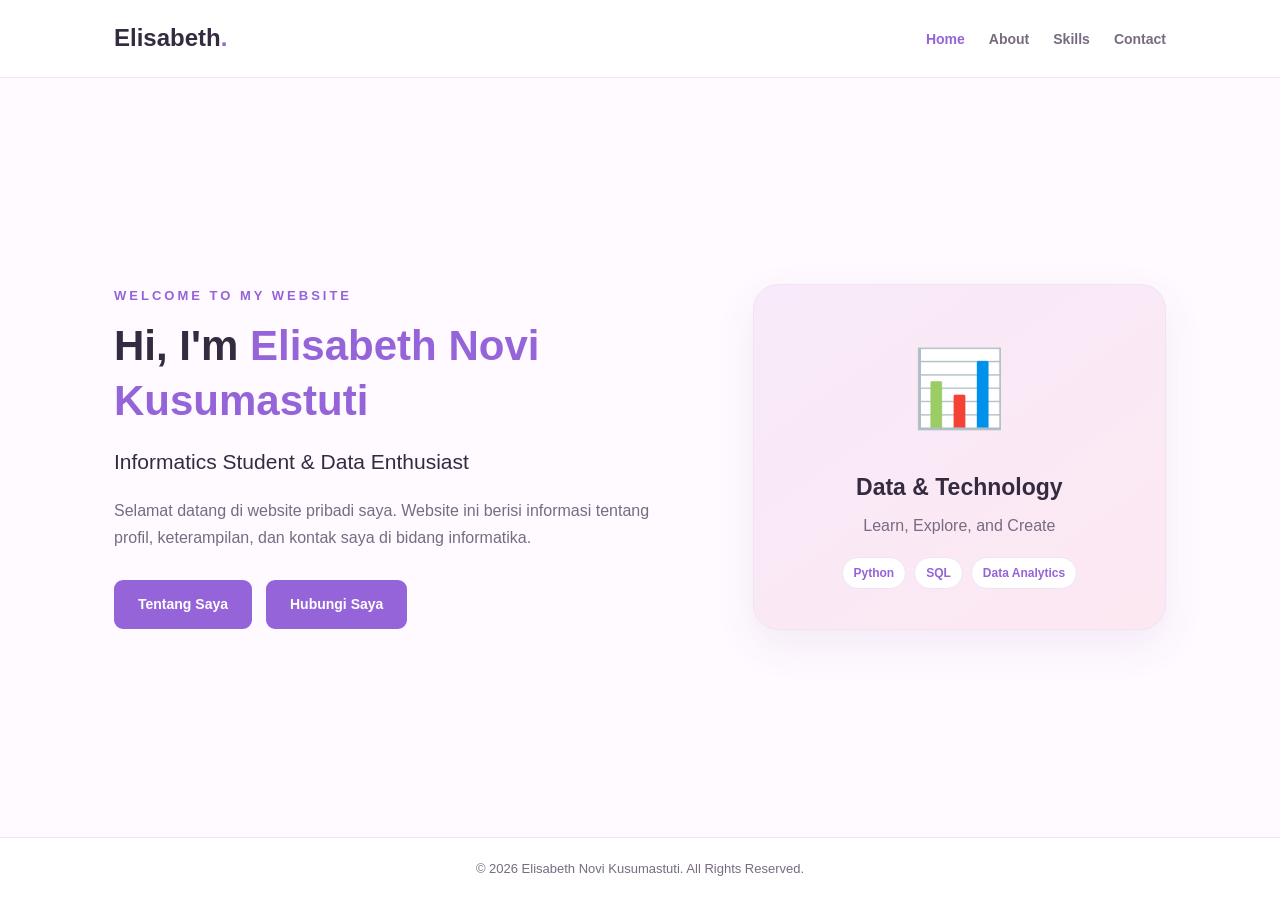
<file: website_Personal/index.html>
<!DOCTYPE html>
<html lang="id">
<head>
    <meta charset="UTF-8">
    <meta name="viewport" content="width=device-width, initial-scale=1.0">
    <title>Home | Elisabeth's Data Corner</title>
    <link rel="stylesheet" href="css/style.css">
</head>
<body>

    <header>
        <nav class="navbar">
            <a href="index.html" class="logo">Elisabeth<span>.</span></a>
            <ul class="nav-menu">
                <li><a href="index.html" class="active">Home</a></li>
                <li><a href="About.html">About</a></li>
                <li><a href="Skills.html">Skills</a></li>
                <li><a href="Contact.html">Contact</a></li>
            </ul>
        </nav>
    </header>

    <main class="hero">
        <div class="hero-content">
            <p class="subtitle">WELCOME TO MY WEBSITE</p>
            <h1>Hi, I'm <span>Elisabeth Novi Kusumastuti</span></h1>
            <h2>Informatics Student & Data Enthusiast</h2>
            <p>
                Selamat datang di website pribadi saya.
                Website ini berisi informasi tentang profil,
                keterampilan, dan kontak saya di bidang informatika.
            </p>
            <div class="hero-buttons">
                <a href="About.html" class="btn">Tentang Saya</a>
                <a href="Contact.html" class="btn">Hubungi Saya</a>
            </div>
        </div>

        <div class="hero-card">
            <div class="hero-icon">📊</div>
            <h3>Data & Technology</h3>
            <p>Learn, Explore, and Create</p>
            <div class="mini-tags">
                <span>Python</span>
                <span>SQL</span>
                <span>Data Analytics</span>
            </div>
        </div>
    </main>

    <footer>
        <p>&copy; 2026 Elisabeth Novi Kusumastuti. All Rights Reserved.</p>
    </footer>

</body>
</html>
</file>
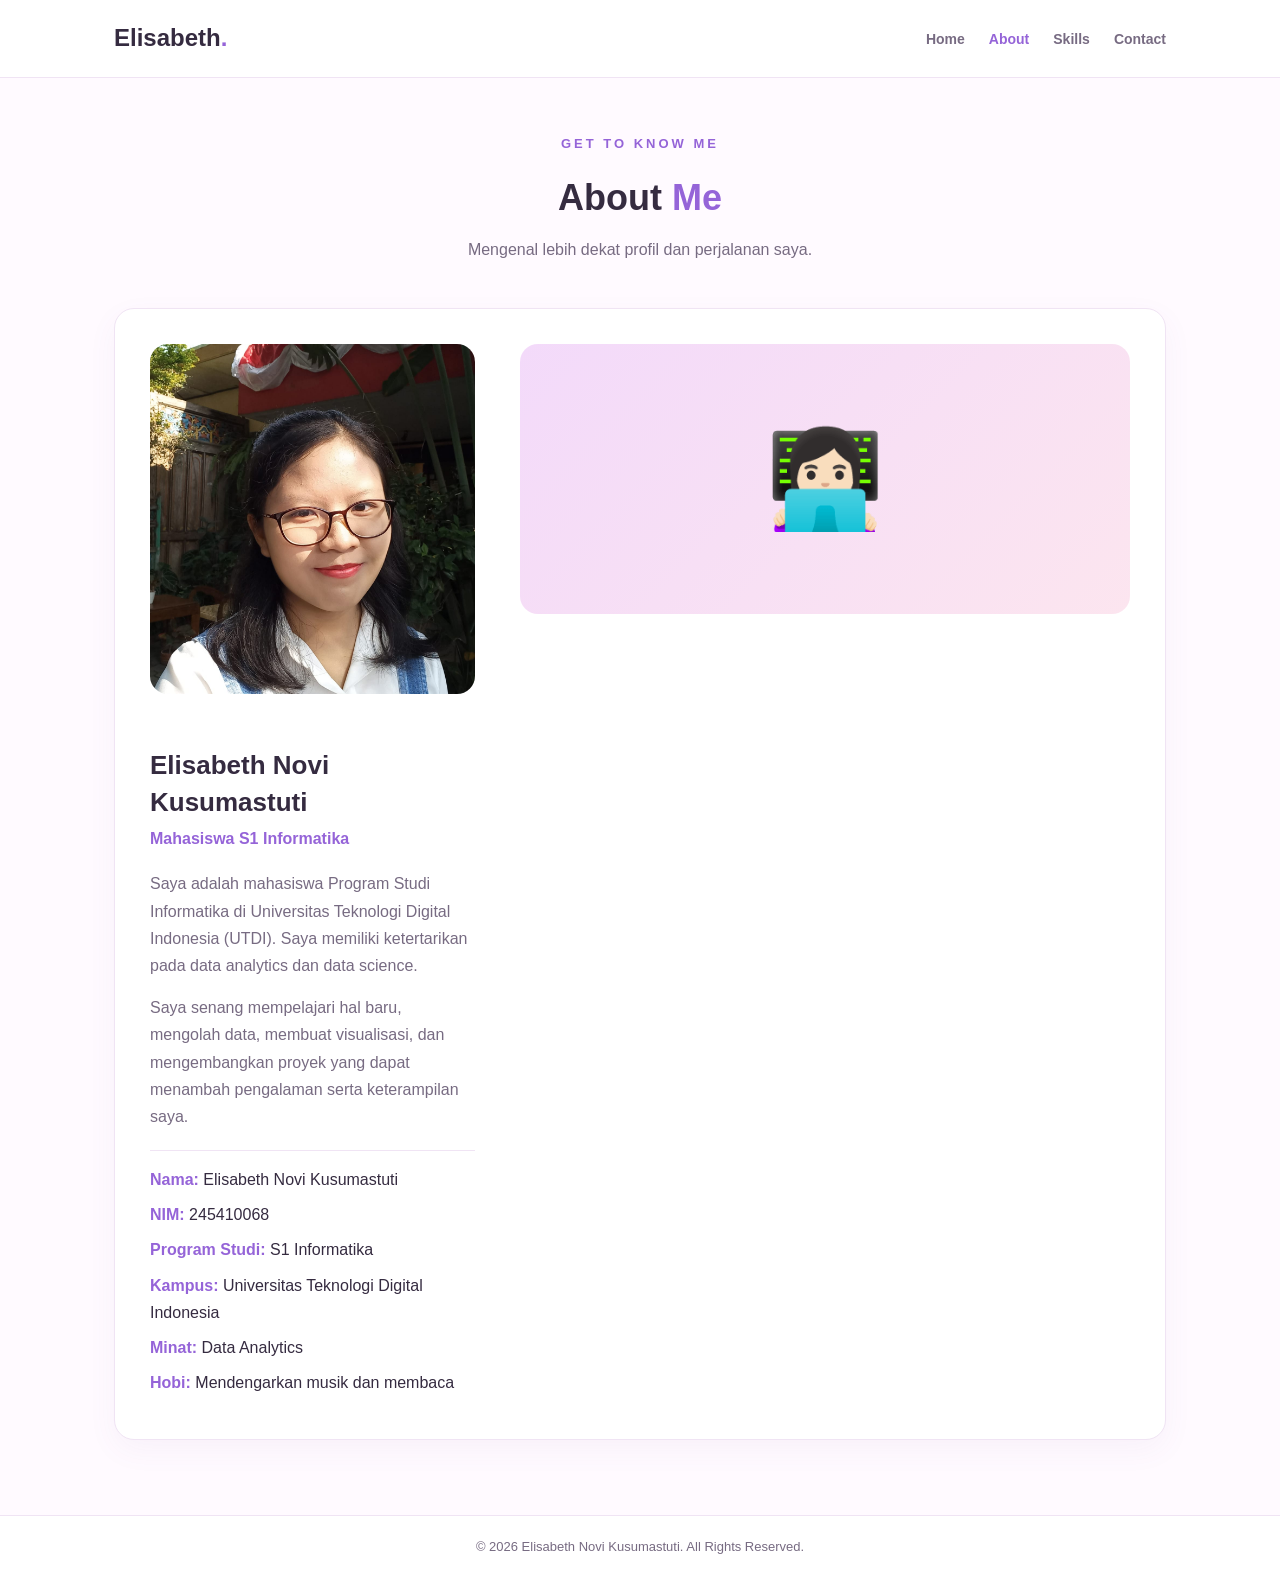
<file: website_Personal/About.html>
<!DOCTYPE html>
<html lang="id">
<head>
    <meta charset="UTF-8">
    <meta name="viewport" content="width=device-width, initial-scale=1.0">
    <title>About | Elisabeth's Data Corner</title>
    <link rel="stylesheet" href="css/style.css">
</head>
<body>

    <header>
        <nav class="navbar">
            <a href="index.html" class="logo">Elisabeth<span>.</span></a>
            <ul class="nav-menu">
                <li><a href="index.html">Home</a></li>
                <li><a href="About.html" class="active">About</a></li>
                <li><a href="Skills.html">Skills</a></li>
                <li><a href="Contact.html">Contact</a></li>
            </ul>
        </nav>
    </header>

    <main class="container">
        <section class="page-heading">
            <p class="subtitle">GET TO KNOW ME</p>
            <h1>About <span>Me</span></h1>
            <p>Mengenal lebih dekat profil dan perjalanan saya.</p>
        </section>

        <section class="profile-section">
            <div class="profile-photo">
             <img src="images/me.jpeg" alt="Foto Elisabeth">
            </div>
                <div class="photo-placeholder">👩🏻‍💻</div>
            </div>

            <div class="profile-info">
                <h2>Elisabeth Novi Kusumastuti</h2>
                <p class="role">Mahasiswa S1 Informatika</p>

                <p>
                    Saya adalah mahasiswa Program Studi Informatika
                    di Universitas Teknologi Digital Indonesia (UTDI).
                    Saya memiliki ketertarikan pada data analytics dan
                    data science.
                </p>

                <p>
                    Saya senang mempelajari hal baru, mengolah data,
                    membuat visualisasi, dan mengembangkan proyek
                    yang dapat menambah pengalaman serta keterampilan saya.
                </p>

                <div class="info-list">
                    <p><strong>Nama:</strong> Elisabeth Novi Kusumastuti</p>
                    <p><strong>NIM:</strong> 245410068</p>
                    <p><strong>Program Studi:</strong> S1 Informatika</p>
                    <p><strong>Kampus:</strong> Universitas Teknologi Digital Indonesia</p>
                    <p><strong>Minat:</strong> Data Analytics</p>
                    <p><strong>Hobi:</strong> Mendengarkan musik dan membaca</p>
                </div>
            </div>
        </section>
    </main>

    <footer>
        <p>&copy; 2026 Elisabeth Novi Kusumastuti. All Rights Reserved.</p>
    </footer>

</body>
</html>
</file>
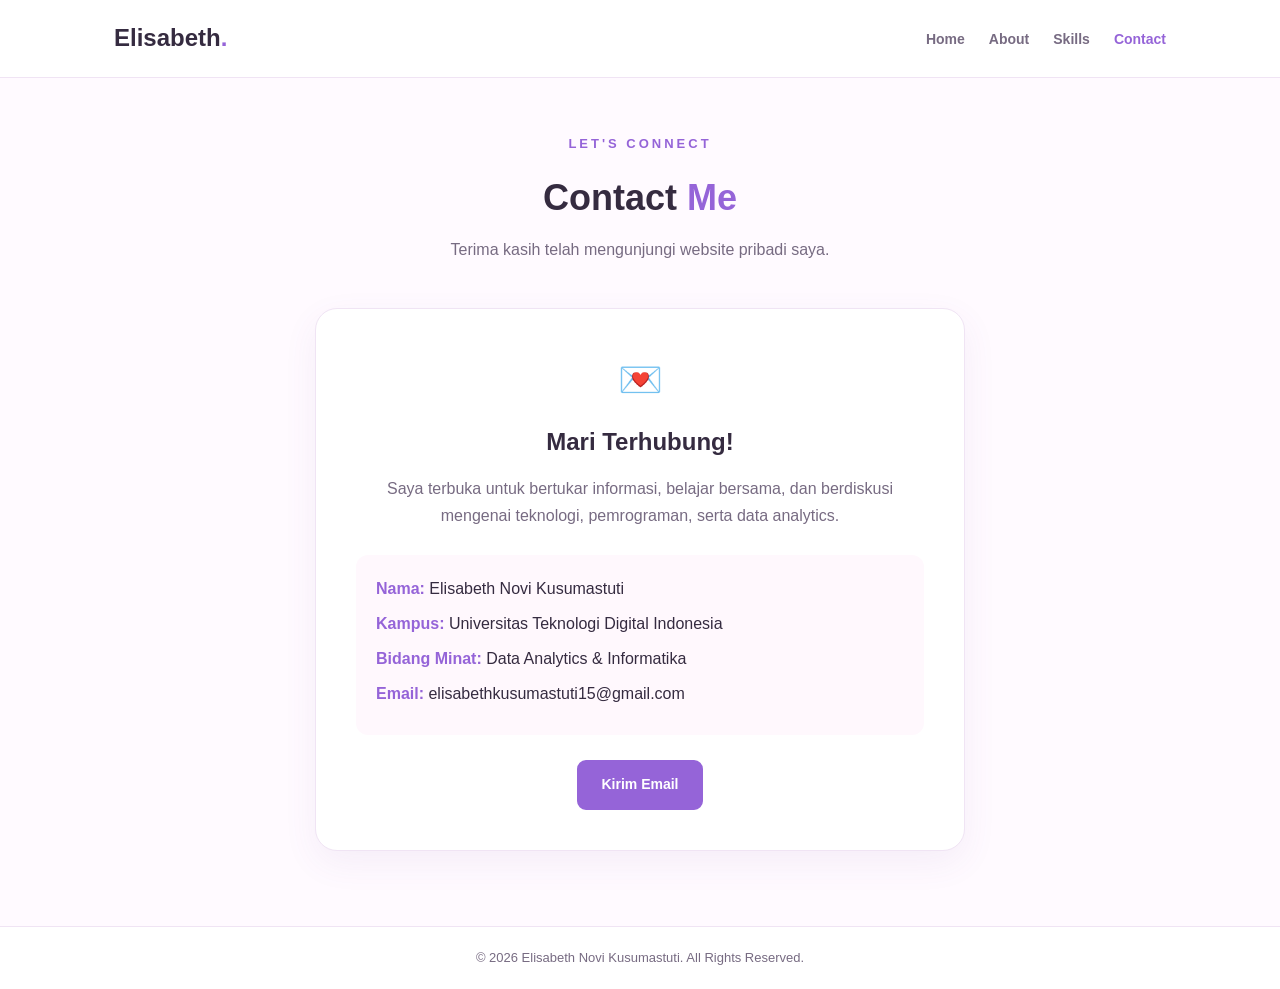
<file: website_Personal/Contact.html>
<!DOCTYPE html>
<html lang="id">
<head>
    <meta charset="UTF-8">
    <meta name="viewport" content="width=device-width, initial-scale=1.0">
    <title>Contact | Elisabeth's Data Corner</title>
    <link rel="stylesheet" href="css/style.css">
</head>
<body>

    <header>
        <nav class="navbar">
            <a href="index.html" class="logo">Elisabeth<span>.</span></a>
            <ul class="nav-menu">
                <li><a href="index.html">Home</a></li>
                <li><a href="About.html">About</a></li>
                <li><a href="Skills.html">Skills</a></li>
                <li><a href="Contact.html" class="active">Contact</a></li>
            </ul>
        </nav>
    </header>

    <main class="container">
        <section class="page-heading">
            <p class="subtitle">LET'S CONNECT</p>
            <h1>Contact <span>Me</span></h1>
            <p>Terima kasih telah mengunjungi website pribadi saya.</p>
        </section>

        <section class="contact-card">
            <div class="card-icon">💌</div>
            <h2>Mari Terhubung!</h2>
            <p>
                Saya terbuka untuk bertukar informasi, belajar bersama,
                dan berdiskusi mengenai teknologi, pemrograman, serta data analytics.
            </p>

            <div class="contact-info">
                <p><strong>Nama:</strong> Elisabeth Novi Kusumastuti</p>
                <p><strong>Kampus:</strong> Universitas Teknologi Digital Indonesia</p>
                <p><strong>Bidang Minat:</strong> Data Analytics & Informatika</p>
                <p><strong>Email:</strong> elisabethkusumastuti15@gmail.com</p>
            </div>

            <a href="mailto:elisabethkusumastuti15@gmail.com" class="btn">
                Kirim Email
            </a>
        </section>
    </main>

    <footer>
        <p>&copy; 2026 Elisabeth Novi Kusumastuti. All Rights Reserved.</p>
    </footer>

</body>
</html>
</file>
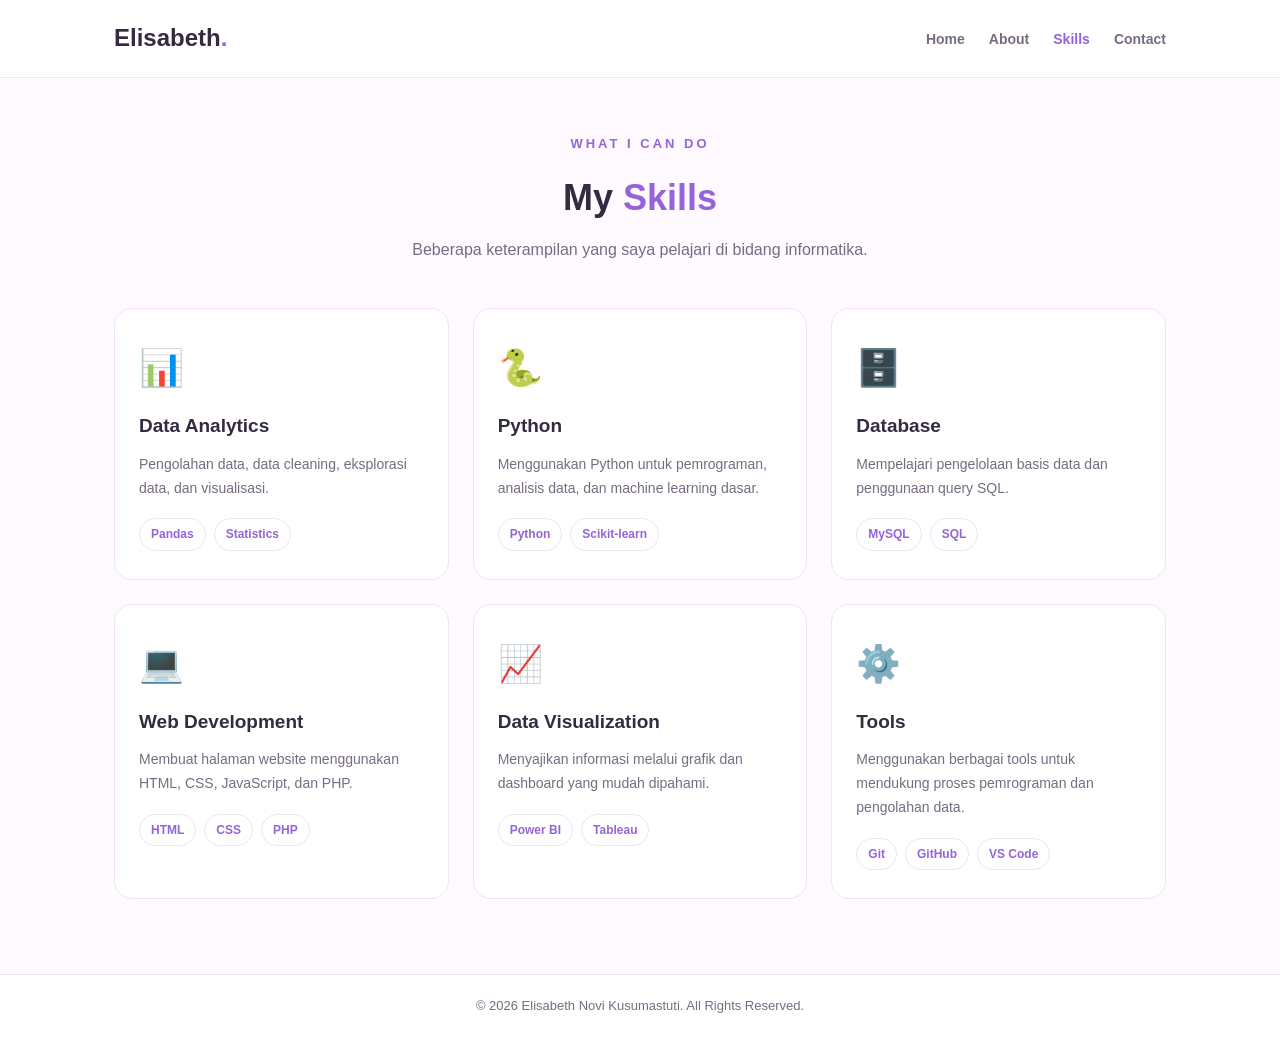
<file: website_Personal/Skills.html>
<!DOCTYPE html>
<html lang="id">
<head>
    <meta charset="UTF-8">
    <meta name="viewport" content="width=device-width, initial-scale=1.0">
    <title>Skills | Elisabeth's Data Corner</title>
    <link rel="stylesheet" href="css/style.css">
</head>
<body>

    <header>
        <nav class="navbar">
            <a href="index.html" class="logo">Elisabeth<span>.</span></a>
            <ul class="nav-menu">
                <li><a href="index.html">Home</a></li>
                <li><a href="About.html">About</a></li>
                <li><a href="Skills.html" class="active">Skills</a></li>
                <li><a href="Contact.html">Contact</a></li>
            </ul>
        </nav>
    </header>

    <main class="container">
        <section class="page-heading">
            <p class="subtitle">WHAT I CAN DO</p>
            <h1>My <span>Skills</span></h1>
            <p>Beberapa keterampilan yang saya pelajari di bidang informatika.</p>
        </section>

        <section class="card-grid">
            <article class="skill-card">
                <div class="card-icon">📊</div>
                <h3>Data Analytics</h3>
                <p>Pengolahan data, data cleaning, eksplorasi data, dan visualisasi.</p>
                <div class="tags">
                    <span>Pandas</span><span>Statistics</span>
                </div>
            </article>

            <article class="skill-card">
                <div class="card-icon">🐍</div>
                <h3>Python</h3>
                <p>Menggunakan Python untuk pemrograman, analisis data, dan machine learning dasar.</p>
                <div class="tags">
                    <span>Python</span><span>Scikit-learn</span>
                </div>
            </article>

            <article class="skill-card">
                <div class="card-icon">🗄️</div>
                <h3>Database</h3>
                <p>Mempelajari pengelolaan basis data dan penggunaan query SQL.</p>
                <div class="tags">
                    <span>MySQL</span><span>SQL</span>
                </div>
            </article>

            <article class="skill-card">
                <div class="card-icon">💻</div>
                <h3>Web Development</h3>
                <p>Membuat halaman website menggunakan HTML, CSS, JavaScript, dan PHP.</p>
                <div class="tags">
                    <span>HTML</span><span>CSS</span><span>PHP</span>
                </div>
            </article>

            <article class="skill-card">
                <div class="card-icon">📈</div>
                <h3>Data Visualization</h3>
                <p>Menyajikan informasi melalui grafik dan dashboard yang mudah dipahami.</p>
                <div class="tags">
                    <span>Power BI</span><span>Tableau</span>
                </div>
            </article>

            <article class="skill-card">
                <div class="card-icon">⚙️</div>
                <h3>Tools</h3>
                <p>Menggunakan berbagai tools untuk mendukung proses pemrograman dan pengolahan data.</p>
                <div class="tags">
                    <span>Git</span><span>GitHub</span><span>VS Code</span>
                </div>
            </article>
        </section>
    </main>

    <footer>
        <p>&copy; 2026 Elisabeth Novi Kusumastuti. All Rights Reserved.</p>
    </footer>

</body>
</html>
</file>
<file: website_Personal/css/style.css>
/* =========================
   1. PENGATURAN DASAR
========================= */
* {
    margin: 0;
    padding: 0;
    box-sizing: border-box;
}

:root {
    --primary: #9564d8;
    --secondary: #e9c9f5;
    --pink: #f6dce9;
    --background: #fffaff;
    --text: #352b40;
    --muted: #776b82;
    --white: #ffffff;
    --border: #f0e4f4;
}

html {
    scroll-behavior: smooth;
}

body {
    font-family: Arial, Helvetica, sans-serif;
    background: var(--background);
    color: var(--text);
    line-height: 1.7;
    min-height: 100vh;
    display: flex;
    flex-direction: column;
}

a {
    text-decoration: none;
    color: inherit;
}

/* =========================
   2. NAVIGASI
========================= */
header {
    background: rgba(255, 255, 255, 0.95);
    border-bottom: 1px solid var(--border);
    position: sticky;
    top: 0;
    z-index: 10;
}

.navbar {
    max-width: 1100px;
    margin: auto;
    padding: 18px 24px;
    display: flex;
    justify-content: space-between;
    align-items: center;
    gap: 20px;
}

.logo {
    font-size: 24px;
    font-weight: bold;
    color: var(--text);
    white-space: nowrap;
}

.logo span,
h1 span {
    color: var(--primary);
}

.nav-menu {
    display: flex;
    align-items: center;
    gap: 24px;
    list-style: none;
}

.nav-menu a {
    color: var(--muted);
    font-size: 14px;
    font-weight: 600;
    transition: 0.3s;
}

.nav-menu a:hover,
.nav-menu a.active {
    color: var(--primary);
}

/* =========================
   3. HALAMAN HOME
========================= */
.hero {
    width: 100%;
    max-width: 1100px;
    margin: auto;
    padding: 80px 24px;
    display: grid;
    grid-template-columns: 1.4fr 1fr;
    align-items: center;
    gap: 60px;
    flex: 1;
}

.subtitle {
    color: var(--primary);
    font-size: 13px;
    font-weight: bold;
    letter-spacing: 3px;
    margin-bottom: 12px;
}

.hero h1 {
    font-size: 42px;
    line-height: 1.3;
    margin-bottom: 15px;
}

.hero h2 {
    font-size: 21px;
    font-weight: 500;
    margin-bottom: 18px;
}

.hero-content > p:not(.subtitle) {
    color: var(--muted);
    max-width: 560px;
}

.hero-buttons {
    display: flex;
    gap: 14px;
    flex-wrap: wrap;
    margin-top: 28px;
}

.btn {
    display: inline-block;
    background: var(--primary);
    color: var(--white);
    padding: 11px 22px;
    border-radius: 9px;
    font-size: 14px;
    font-weight: bold;
    border: 2px solid var(--primary);
    transition: 0.3s;
}

.btn:hover {
    background: #7d4dc0;
    border-color: #7d4dc0;
    transform: translateY(-2px);
}

.btn-outline {
    background: transparent;
    color: var(--primary);
}

.btn-outline:hover {
    color: var(--white);
}

.hero-card {
    padding: 40px 25px;
    text-align: center;
    background: linear-gradient(145deg, #f8eafa, #fce8f1);
    border: 1px solid var(--border);
    border-radius: 25px;
    box-shadow: 0 15px 40px rgba(117, 71, 153, 0.09);
}

.hero-icon {
    font-size: 75px;
    margin-bottom: 15px;
}

.hero-card h3 {
    font-size: 23px;
    margin-bottom: 5px;
}

.hero-card p {
    color: var(--muted);
}

.mini-tags,
.tags {
    display: flex;
    justify-content: center;
    flex-wrap: wrap;
    gap: 8px;
    margin-top: 18px;
}

.mini-tags span,
.tags span {
    background: var(--white);
    color: var(--primary);
    border: 1px solid var(--border);
    padding: 5px 11px;
    border-radius: 20px;
    font-size: 12px;
    font-weight: bold;
}

/* =========================
   4. HALAMAN LAINNYA
========================= */
.container {
    max-width: 1100px;
    width: 100%;
    margin: 0 auto;
    padding: 55px 24px 75px;
    flex: 1;
}

.page-heading {
    text-align: center;
    margin-bottom: 45px;
}

.page-heading h1 {
    font-size: 36px;
    margin-bottom: 8px;
}

.page-heading > p:last-child {
    color: var(--muted);
}

/* =========================
   5. ABOUT
========================= */
.profile-section {
    display: grid;
    grid-template-columns: 0.8fr 1.5fr;
    align-items: start;
    gap: 45px;
    background: var(--white);
    padding: 35px;
    border: 1px solid var(--border);
    border-radius: 20px;
    box-shadow: 0 10px 30px rgba(117, 71, 153, 0.05);
}

.profile-photo {
    width: 100%;
}

.photo-placeholder {
    min-height: 270px;
    display: flex;
    align-items: center;
    justify-content: center;
    background: linear-gradient(135deg, #f3dafa, #fce5ef);
    border-radius: 18px;
    font-size: 95px;
}

.profile-photo img {
    width: 100%;
    max-height: 350px;
    object-fit: cover;
    border-radius: 18px;
}

.profile-info h2 {
    font-size: 26px;
    line-height: 1.4;
    margin-bottom: 5px;
}

.role {
    color: var(--primary);
    font-weight: bold;
    margin-bottom: 18px;
}

.profile-info > p:not(.role) {
    color: var(--muted);
    margin-bottom: 15px;
}

.info-list {
    margin-top: 20px;
    padding-top: 15px;
    border-top: 1px solid var(--border);
}

.info-list p {
    margin-bottom: 8px;
    overflow-wrap: anywhere;
}

.info-list strong {
    color: var(--primary);
}

/* =========================
   6. SKILLS DAN PROJECTS
========================= */
.card-grid {
    display: grid;
    grid-template-columns: repeat(3, minmax(0, 1fr));
    gap: 24px;
}

.skill-card,
.project-card {
    background: var(--white);
    padding: 28px 24px;
    border: 1px solid var(--border);
    border-radius: 18px;
    transition: 0.3s;
}

.skill-card:hover,
.project-card:hover {
    transform: translateY(-5px);
    box-shadow: 0 12px 30px rgba(117, 71, 153, 0.10);
    border-color: var(--secondary);
}

.card-icon {
    font-size: 36px;
    margin-bottom: 12px;
}

.skill-card h3,
.project-card h3 {
    font-size: 19px;
    margin-bottom: 10px;
}

.skill-card p,
.project-card p {
    color: var(--muted);
    font-size: 14px;
}

.skill-card .tags,
.project-card .tags {
    justify-content: flex-start;
}

.project-number {
    color: var(--primary);
    font-size: 11px;
    font-weight: bold;
    letter-spacing: 2px;
    margin-bottom: 15px;
}

/* =========================
   7. CONTACT
========================= */
.contact-card {
    max-width: 650px;
    margin: 0 auto;
    padding: 40px;
    background: var(--white);
    text-align: center;
    border: 1px solid var(--border);
    border-radius: 22px;
    box-shadow: 0 12px 35px rgba(117, 71, 153, 0.07);
}

.contact-card h2 {
    margin-bottom: 12px;
}

.contact-card > p {
    color: var(--muted);
    margin-bottom: 25px;
}

.contact-info {
    text-align: left;
    padding: 20px;
    margin-bottom: 25px;
    background: #fff8fd;
    border-radius: 12px;
    overflow-wrap: anywhere;
}

.contact-info p {
    margin-bottom: 8px;
}

.contact-info strong {
    color: var(--primary);
}

/* =========================
   8. FOOTER
========================= */
footer {
    text-align: center;
    padding: 20px;
    background: var(--white);
    border-top: 1px solid var(--border);
    color: var(--muted);
    font-size: 13px;
}

/* =========================
   9. RESPONSIVE
========================= */
@media (max-width: 850px) {
    .navbar {
        flex-direction: column;
        gap: 12px;
    }

    .nav-menu {
        justify-content: center;
        flex-wrap: wrap;
        gap: 12px 20px;
    }

    .hero {
        grid-template-columns: 1fr;
        gap: 35px;
        padding-top: 55px;
    }

    .hero h1 {
        font-size: 34px;
    }

    .hero-card {
        max-width: 500px;
        width: 100%;
        margin: auto;
    }

    .card-grid {
        grid-template-columns: repeat(2, minmax(0, 1fr));
    }

    .profile-section {
        grid-template-columns: 1fr;
    }

    .profile-photo {
        max-width: 300px;
        margin: 0 auto;
    }
}

@media (max-width: 520px) {
    .navbar {
        padding: 15px;
    }

    .nav-menu {
        gap: 8px 14px;
    }

    .nav-menu a {
        font-size: 13px;
    }

    .hero {
        padding: 40px 20px;
    }

    .hero h1 {
        font-size: 30px;
    }

    .hero h2 {
        font-size: 18px;
    }

    .container {
        padding: 40px 18px 55px;
    }

    .page-heading h1 {
        font-size: 30px;
    }

    .card-grid {
        grid-template-columns: 1fr;
    }

    .profile-section,
    .contact-card {
        padding: 23px;
    }

    .profile-info h2 {
        font-size: 22px;
    }

    footer {
        padding: 18px 12px;
        font-size: 12px;
    }
}
</file>
